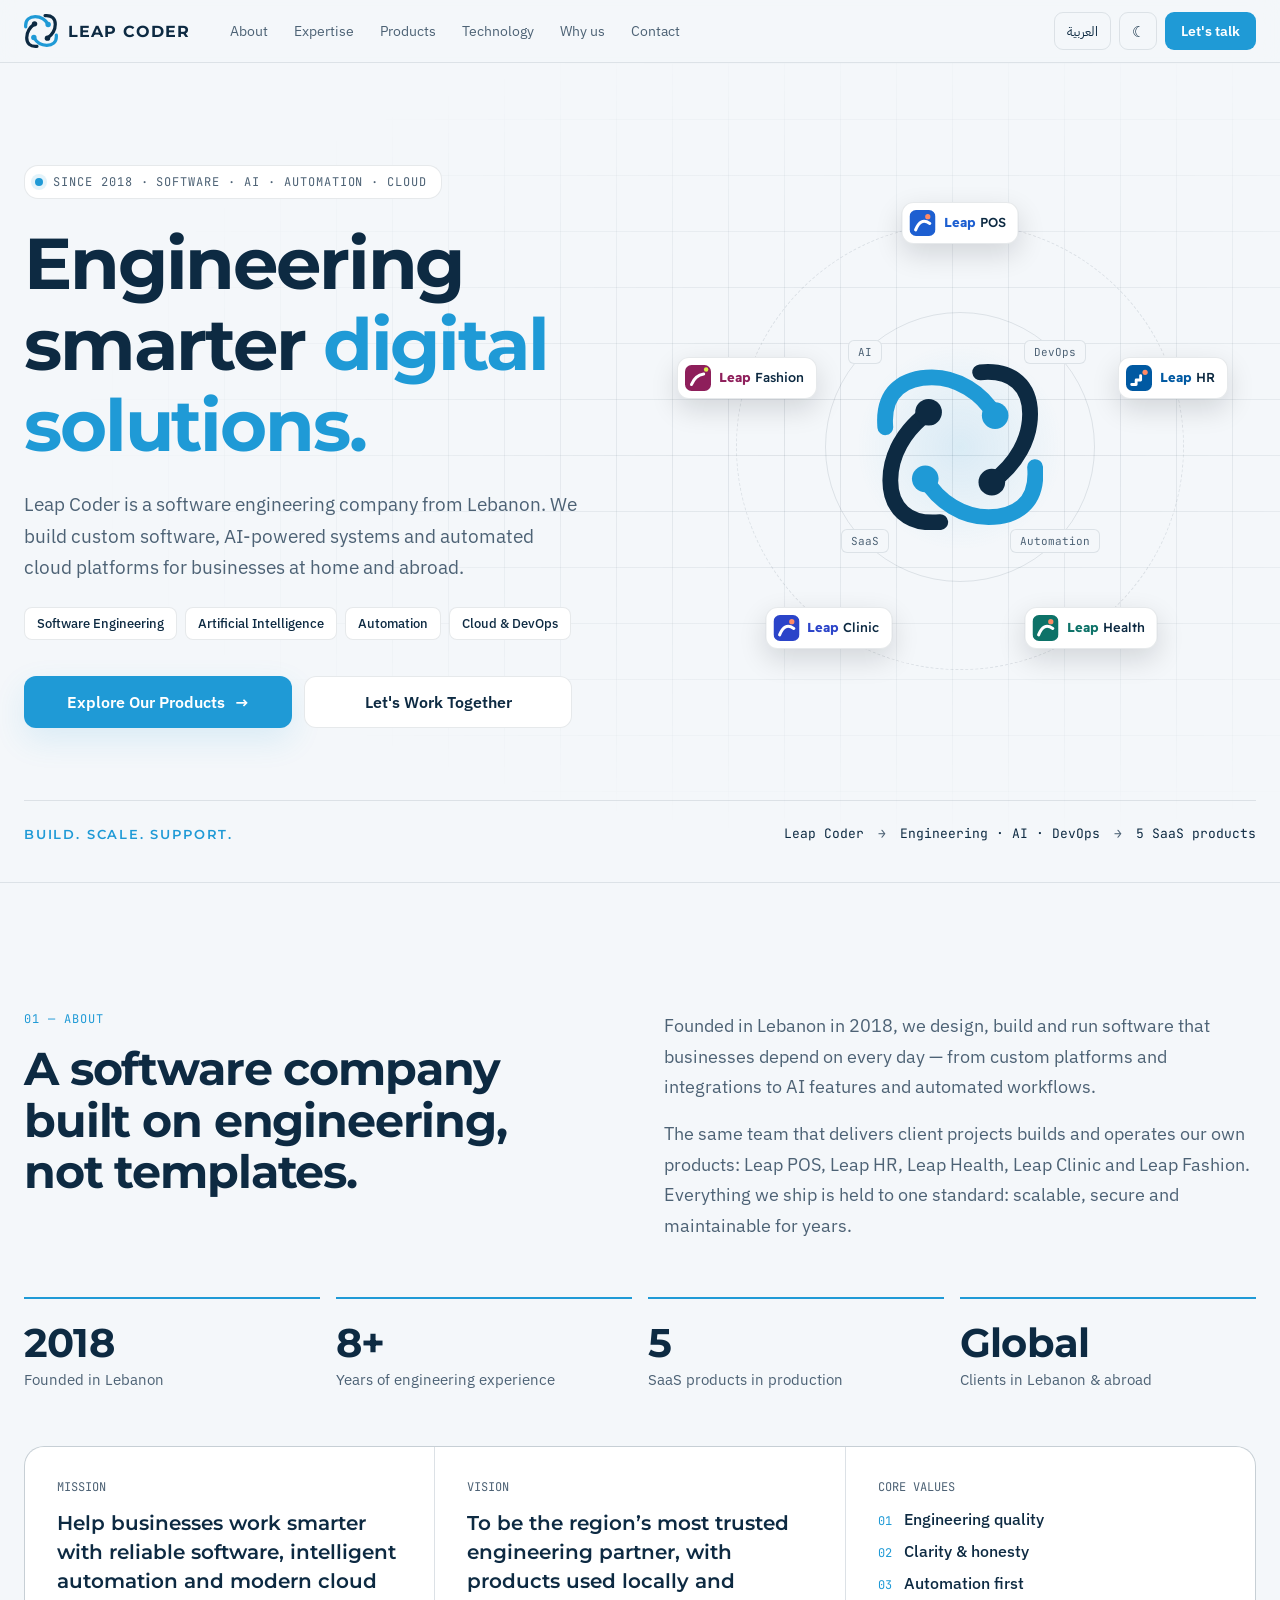
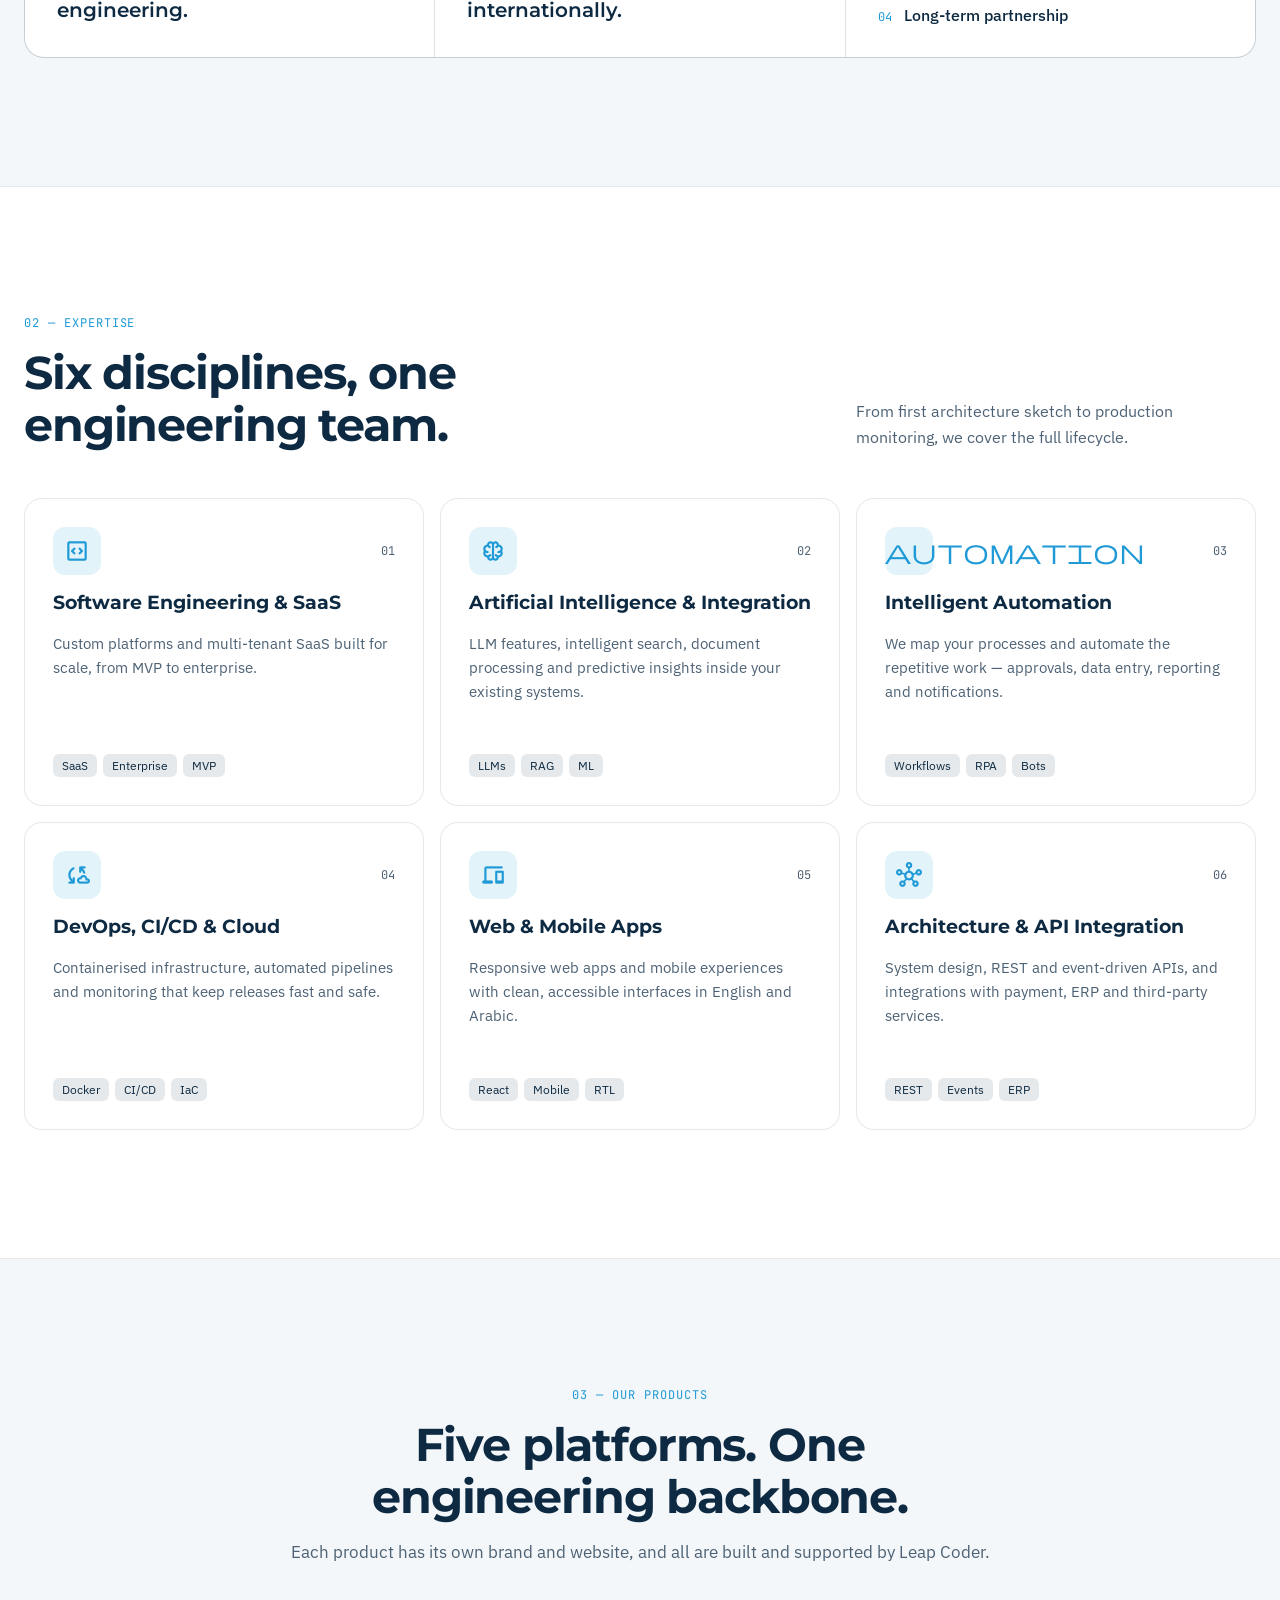
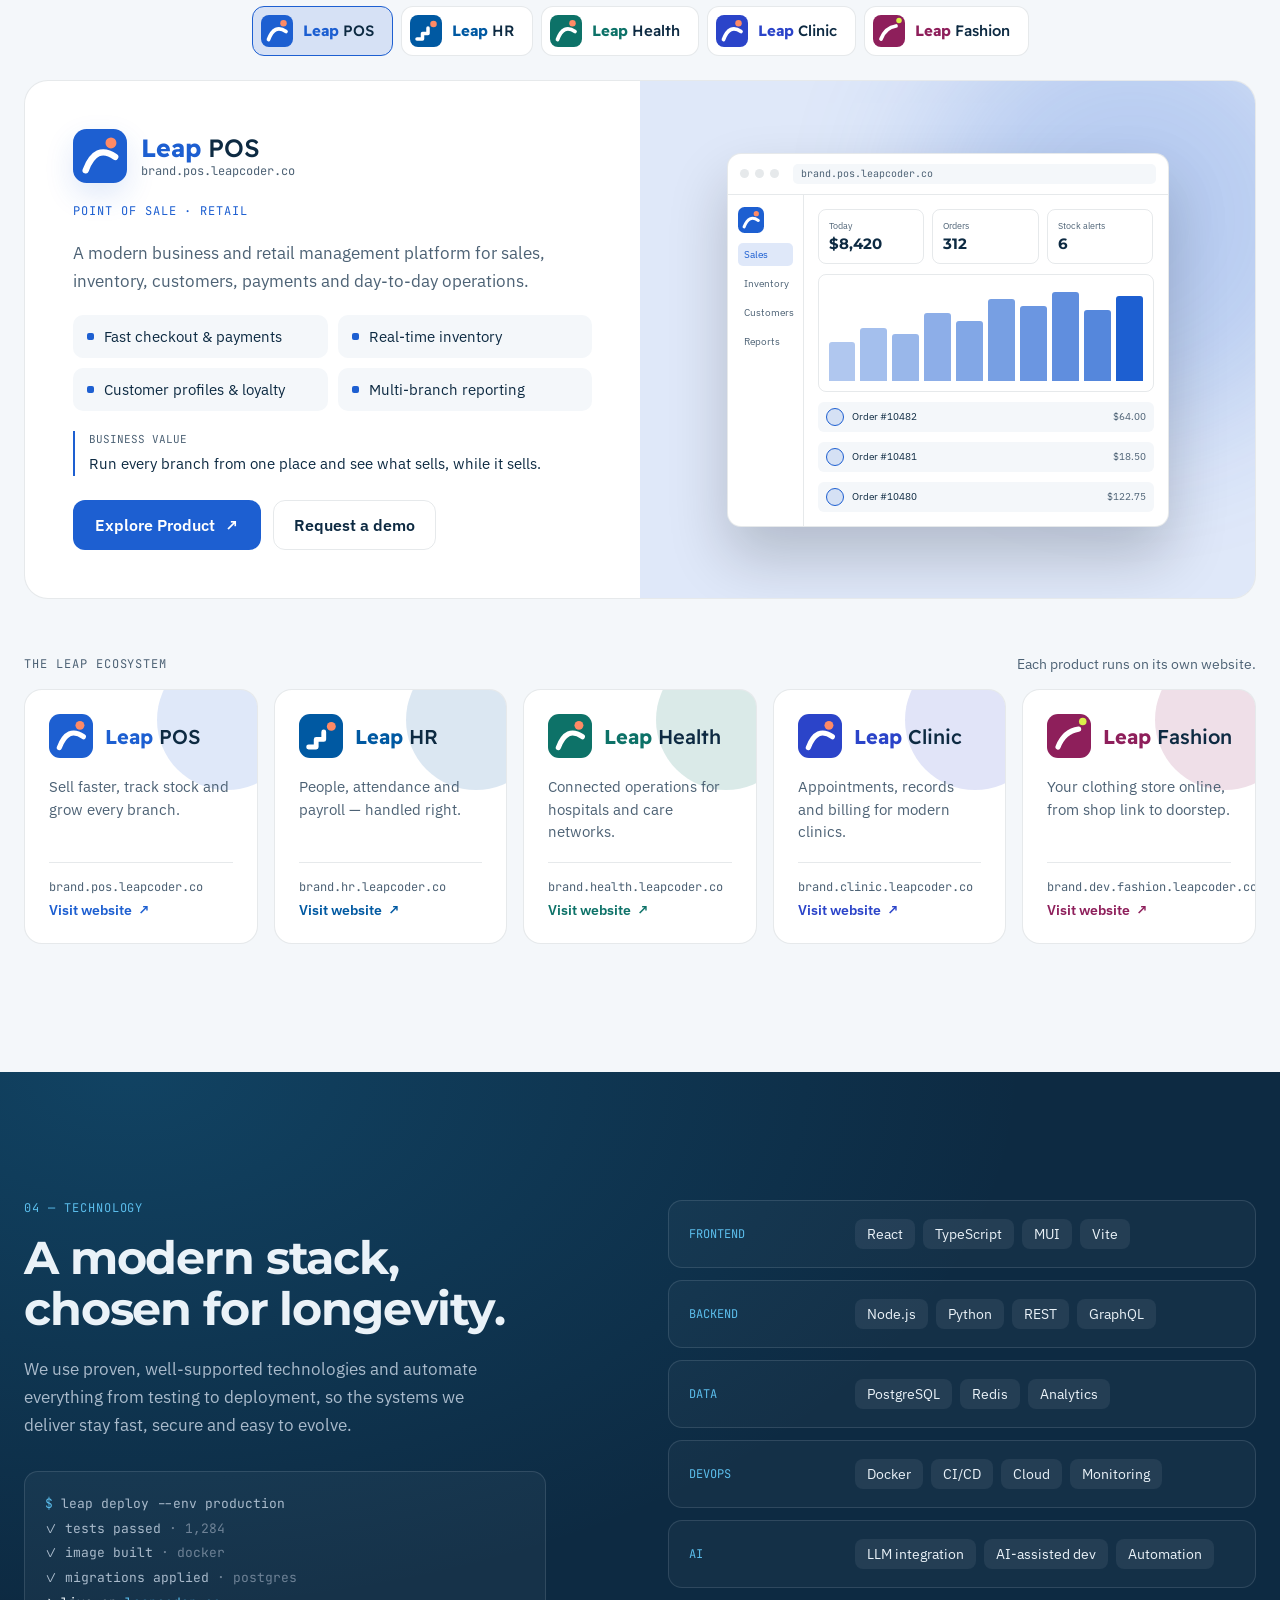
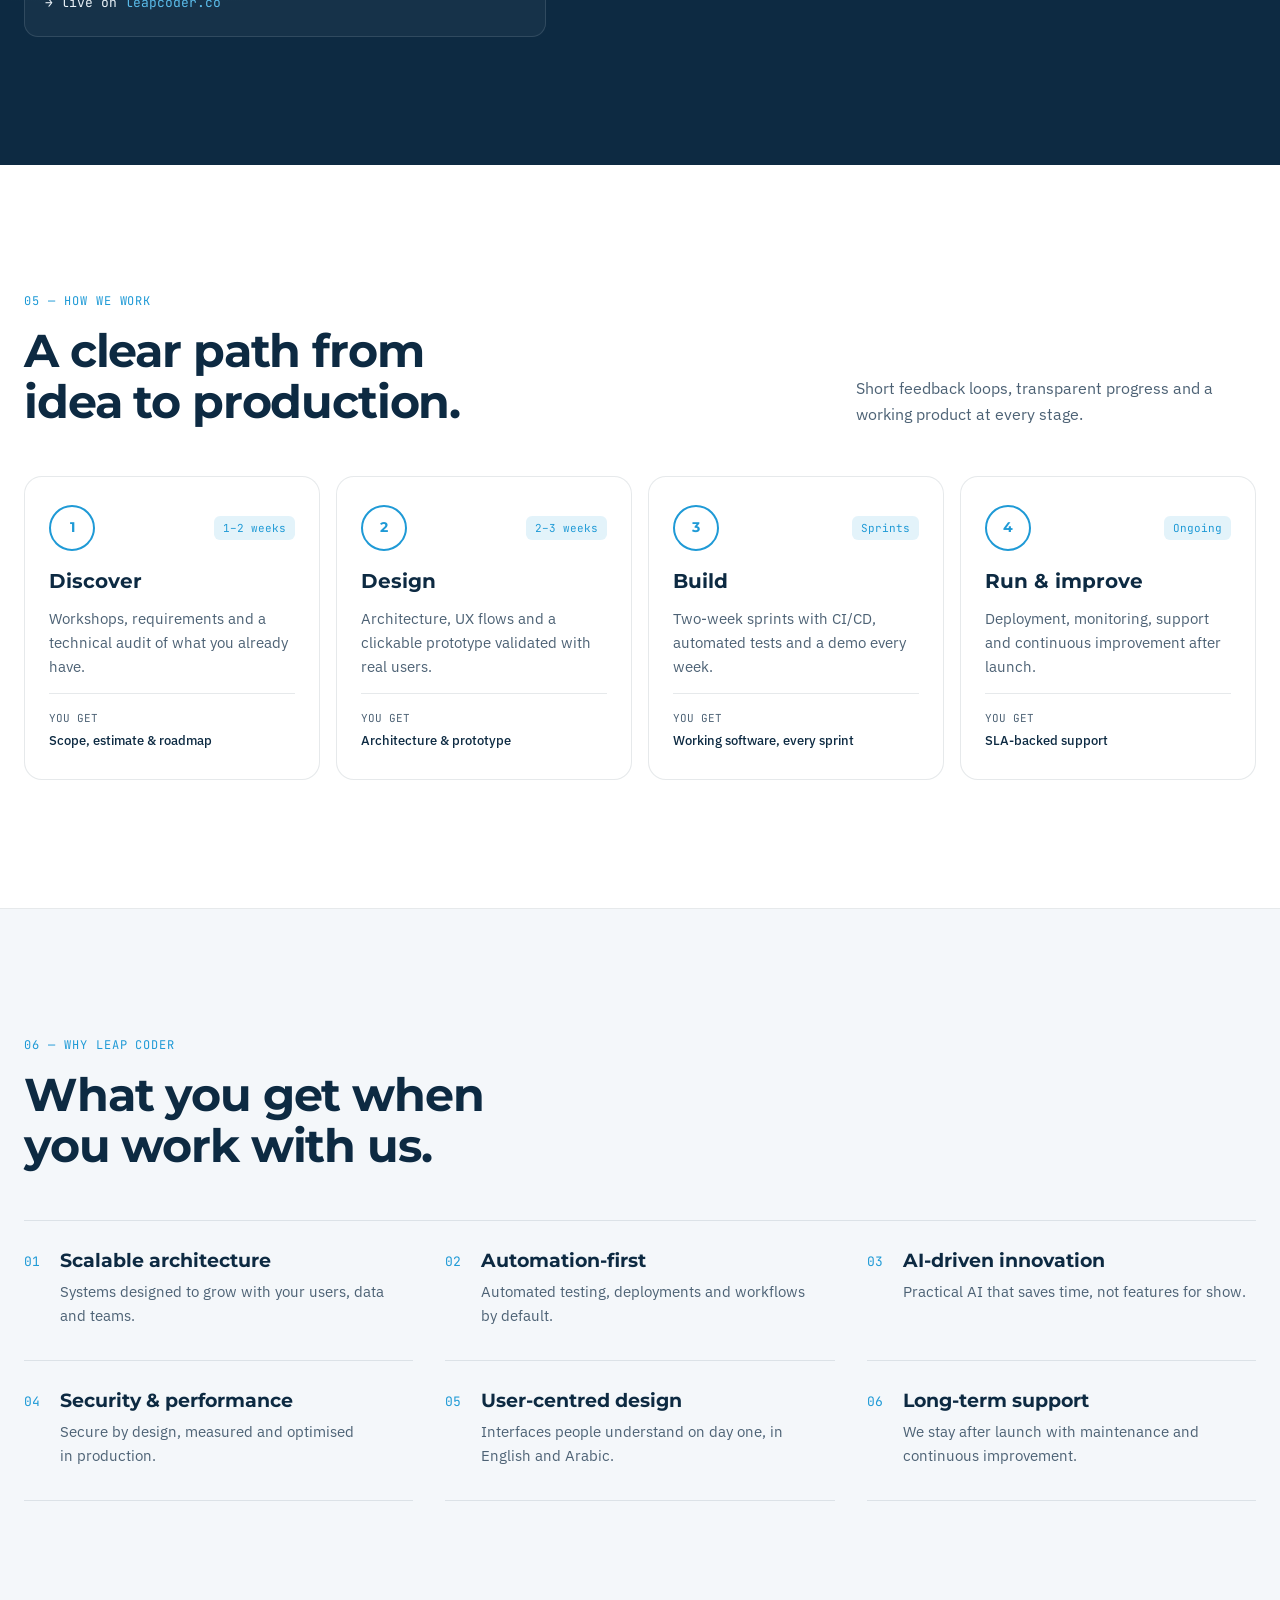
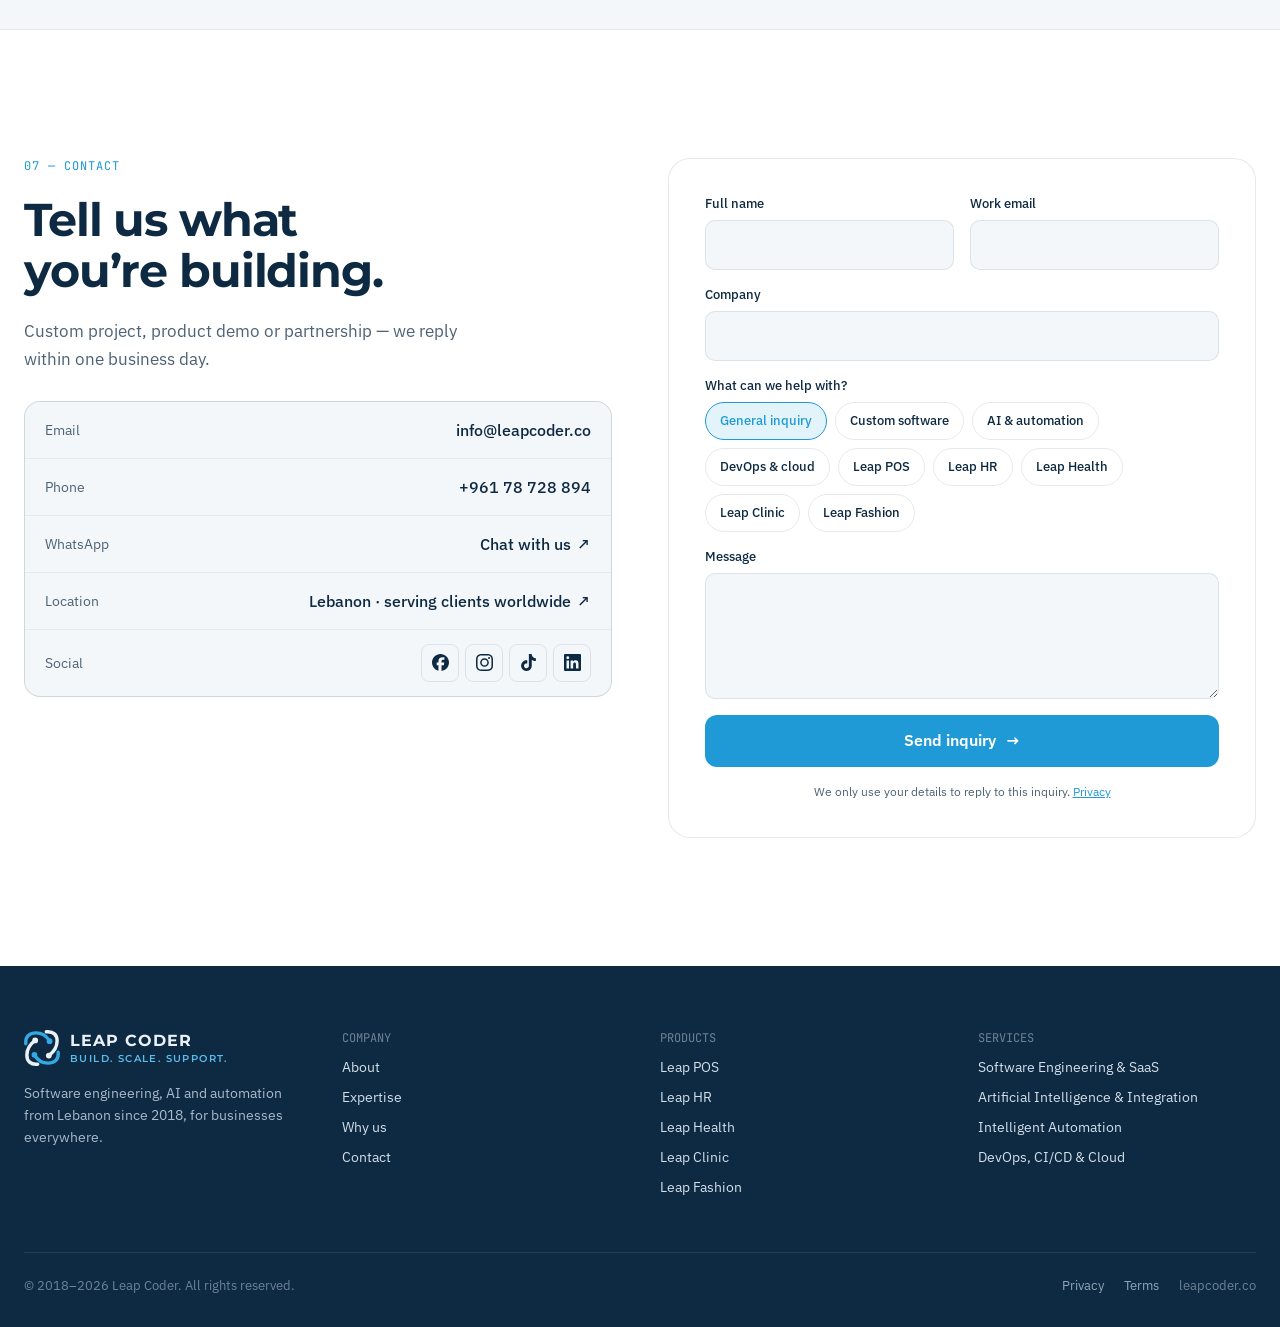
<file: index.html>
<!doctype html>
<html lang="en" dir="ltr">
  <head>
    <meta charset="UTF-8" />
    <meta name="viewport" content="width=device-width, initial-scale=1, viewport-fit=cover" />
    <script>
      // Pre-paint: theme from localStorage['lc-theme'] or prefers-color-scheme; lang/dir from the route.
      (function () {
        var d = document.documentElement;
        var t = null;
        try { t = localStorage.getItem('lc-theme'); } catch (e) {}
        if (t !== 'light' && t !== 'dark') {
          t = window.matchMedia && window.matchMedia('(prefers-color-scheme: light)').matches ? 'light' : 'dark';
        }
        d.setAttribute('data-theme', t);
        if (/^\/ar(\/|$)/.test(location.pathname)) { d.lang = 'ar'; d.dir = 'rtl'; }
      })();
    </script>
    <title>Leap Coder — Engineering Smarter Digital Solutions</title>
    <meta name="description" content="Leap Coder — software engineering, AI, automation and DevOps from Lebanon. Home of Leap POS, Leap HR, Leap Health, Leap Clinic and Leap Fashion." />
    <link rel="icon" type="image/svg+xml" href="/leapcoder-mark.svg" />
    <link rel="canonical" href="https://www.leapcoder.co/" />
    <link rel="alternate" hreflang="en" href="https://www.leapcoder.co/" />
    <link rel="alternate" hreflang="ar" href="https://www.leapcoder.co/ar/" />
    <link rel="alternate" hreflang="x-default" href="https://www.leapcoder.co/" />
    <meta name="theme-color" content="#0D2A42" />
    <meta property="og:type" content="website" />
    <meta property="og:site_name" content="Leap Coder" />
    <meta property="og:locale" content="en_US" />
    <meta property="og:title" content="Leap Coder — Engineering Smarter Digital Solutions" />
    <meta property="og:description" content="Software engineering, AI, automation and DevOps from Lebanon. Home of Leap POS, Leap HR, Leap Health, Leap Clinic and Leap Fashion." />
    <meta property="og:url" content="https://www.leapcoder.co/" />
    <meta property="og:image" content="https://www.leapcoder.co/og-image.png" />
    <meta property="og:image:width" content="1200" />
    <meta property="og:image:height" content="630" />
    <meta name="twitter:card" content="summary_large_image" />
    <meta name="twitter:title" content="Leap Coder — Engineering Smarter Digital Solutions" />
    <meta name="twitter:description" content="Software engineering, AI, automation and DevOps from Lebanon. Home of Leap POS, Leap HR, Leap Health, Leap Clinic and Leap Fashion." />
    <meta name="twitter:image" content="https://www.leapcoder.co/og-image.png" />
    <script type="application/ld+json">{"@context":"https://schema.org","@type":"Organization","name":"Leap Coder","url":"https://www.leapcoder.co","slogan":"Build. Scale. Support.","foundingDate":"2018","hasMap":"https://maps.app.goo.gl/2paXP2Js2Pjn98LX8","sameAs":["https://www.facebook.com/leapcoder","https://www.instagram.com/leap_coder","https://www.tiktok.com/@leap_coder","https://www.linkedin.com/company/leap-coder"],"foundingLocation":{"@type":"Place","name":"Lebanon"},"email":"info@leapcoder.co","telephone":"+961-78-728-894","contactPoint":{"@type":"ContactPoint","telephone":"+961-78-728-894","email":"info@leapcoder.co","contactType":"sales","availableLanguage":["English","Arabic"]},"address":{"@type":"PostalAddress","addressCountry":"LB"},"brand":[{"@type":"Brand","name":"Leap POS","url":"https://brand.pos.leapcoder.co"},{"@type":"Brand","name":"Leap HR","url":"https://brand.hr.leapcoder.co"},{"@type":"Brand","name":"Leap Health","url":"https://brand.health.leapcoder.co"},{"@type":"Brand","name":"Leap Clinic","url":"https://brand.clinic.leapcoder.co"},{"@type":"Brand","name":"Leap Fashion","url":"https://brand.dev.fashion.leapcoder.co"}]}</script>
    <link rel="preconnect" href="https://fonts.googleapis.com" />
    <link rel="preconnect" href="https://fonts.gstatic.com" crossorigin />
    <link
      rel="stylesheet"
      href="https://fonts.googleapis.com/css2?family=IBM+Plex+Sans+Arabic:wght@400;500;600;700&family=IBM+Plex+Sans:wght@400;500;600&family=JetBrains+Mono:wght@400;500&family=Montserrat:wght@600;700&family=Readex+Pro:wght@500;700&display=swap"
    />
    <link
      rel="stylesheet"
      href="https://fonts.googleapis.com/css2?family=Material+Symbols+Rounded:opsz,wght,FILL,GRAD@24,400,0,0&display=block"
    />
    <script type="module" crossorigin src="/assets/index-D4bUuOaM.js"></script>
    <link rel="stylesheet" crossorigin href="/assets/index-B8cOU7kC.css">
  </head>
  <body>
    <div id="root"></div>
  </body>
</html>
</file>
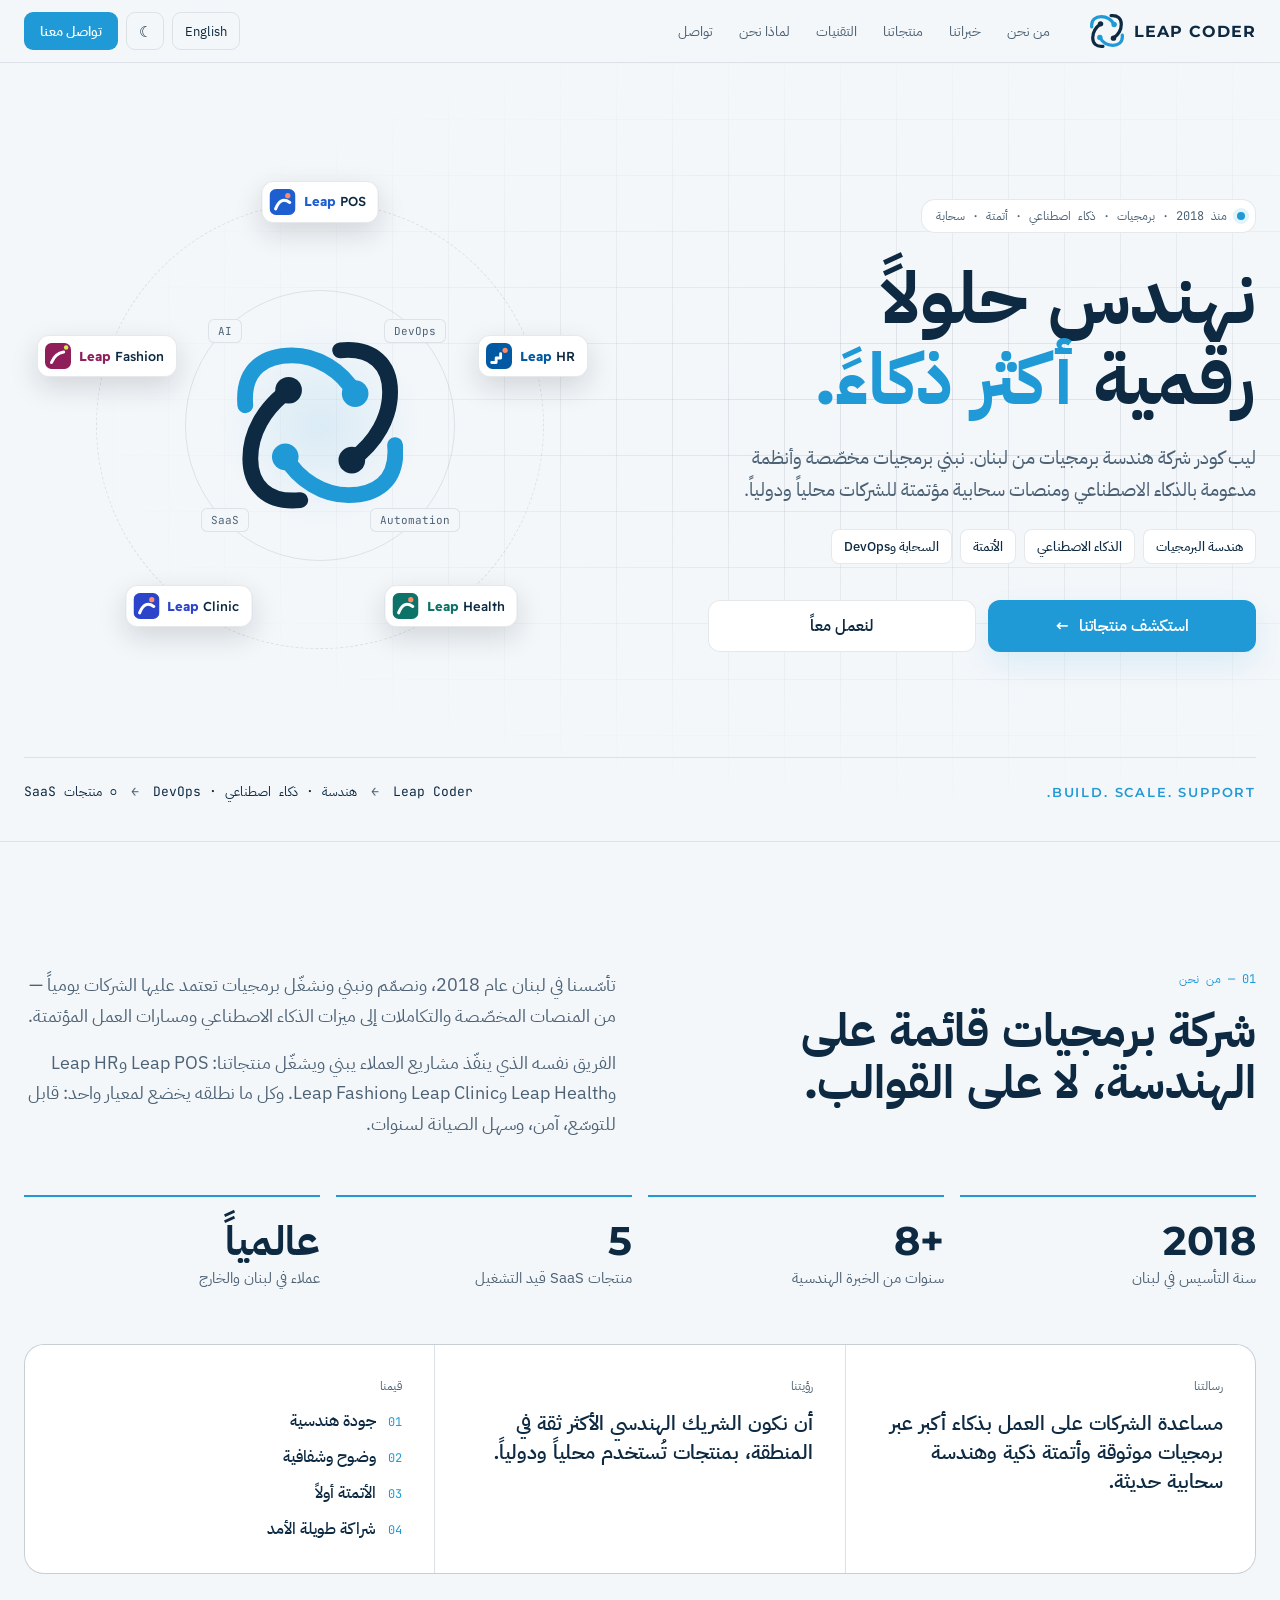
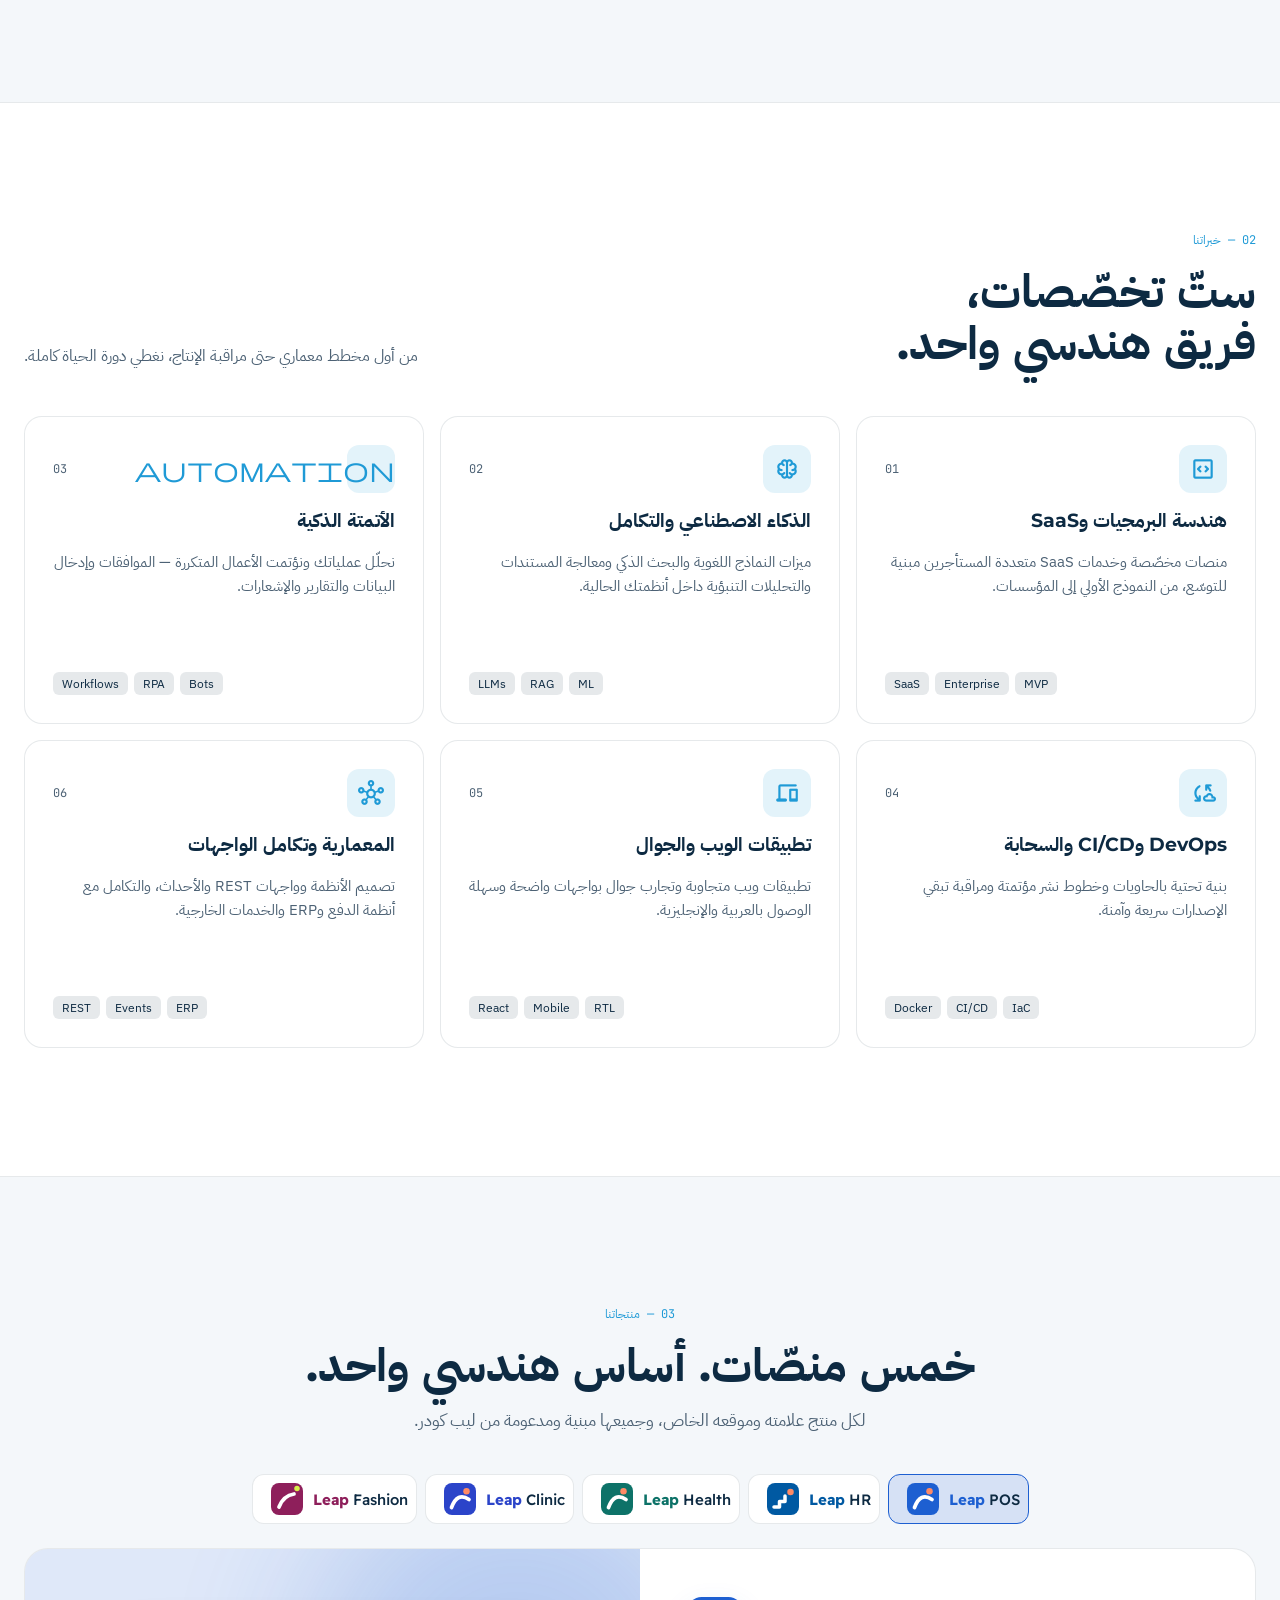
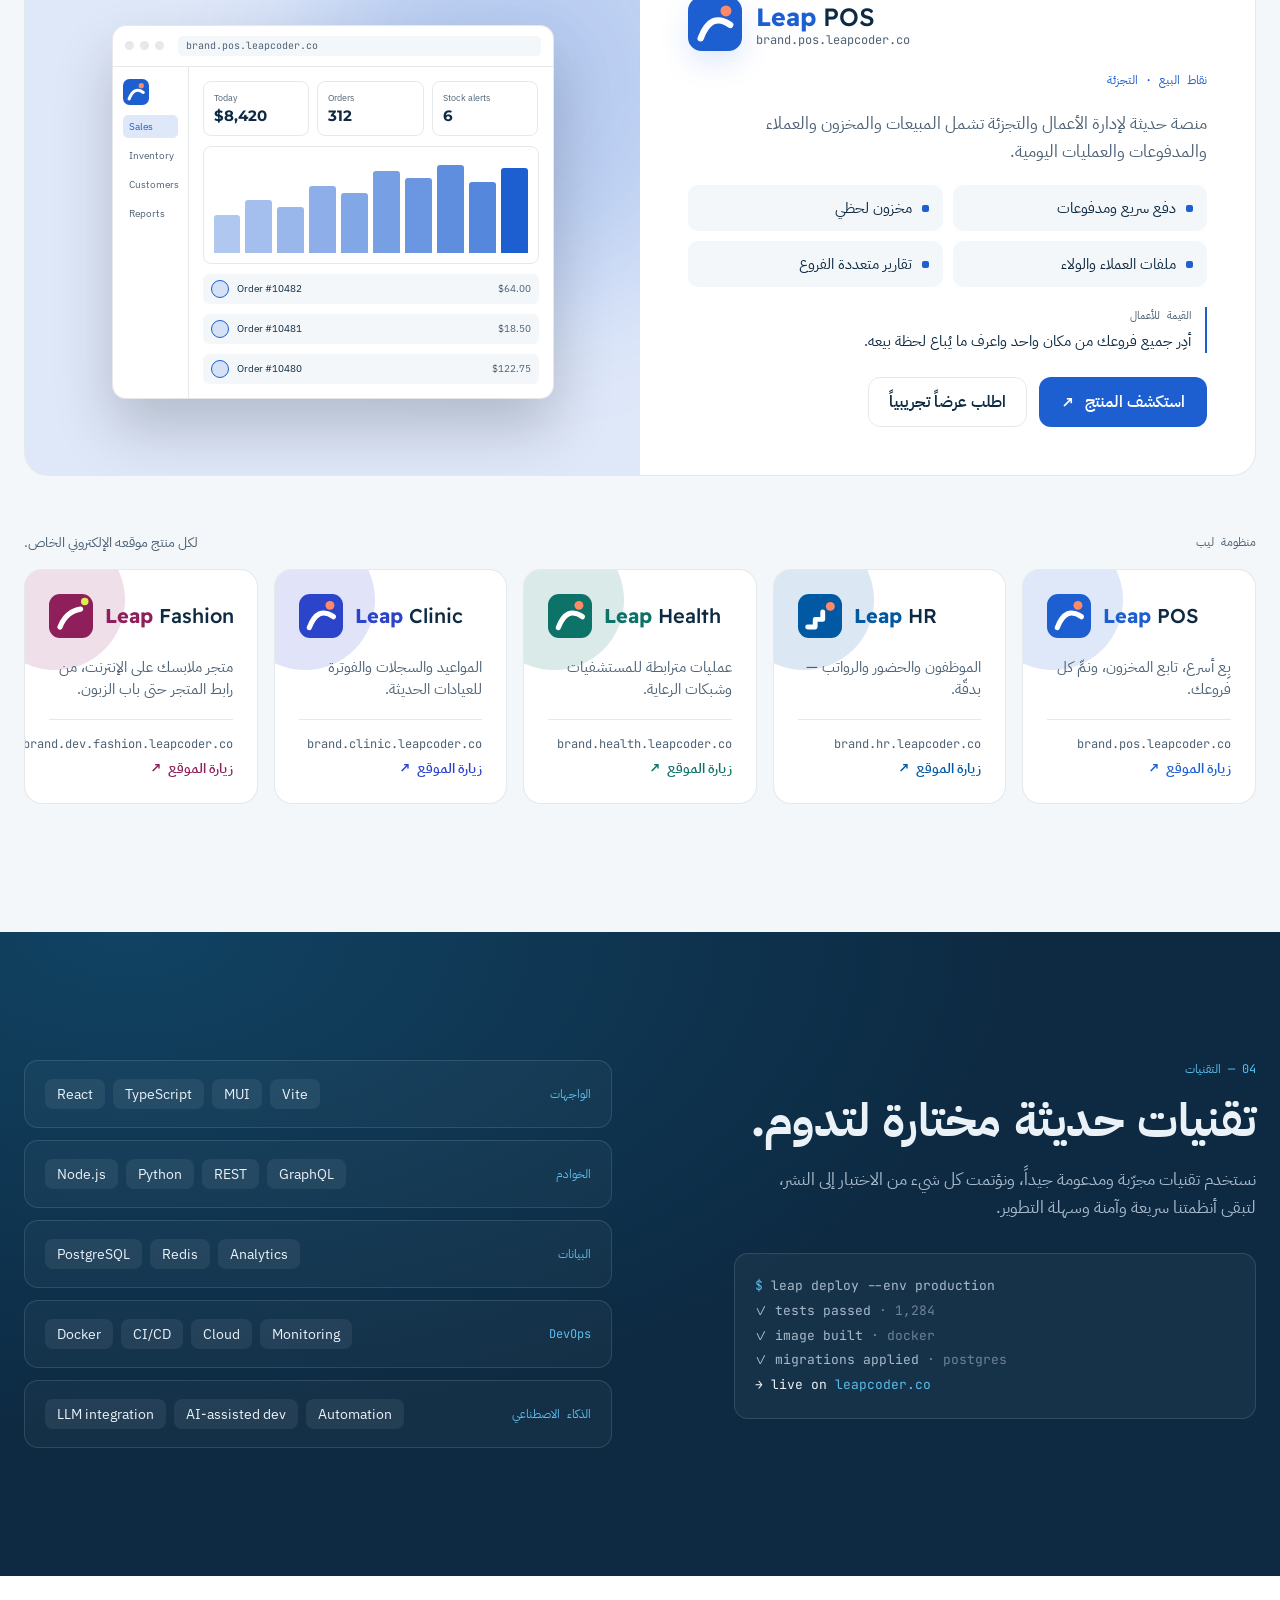
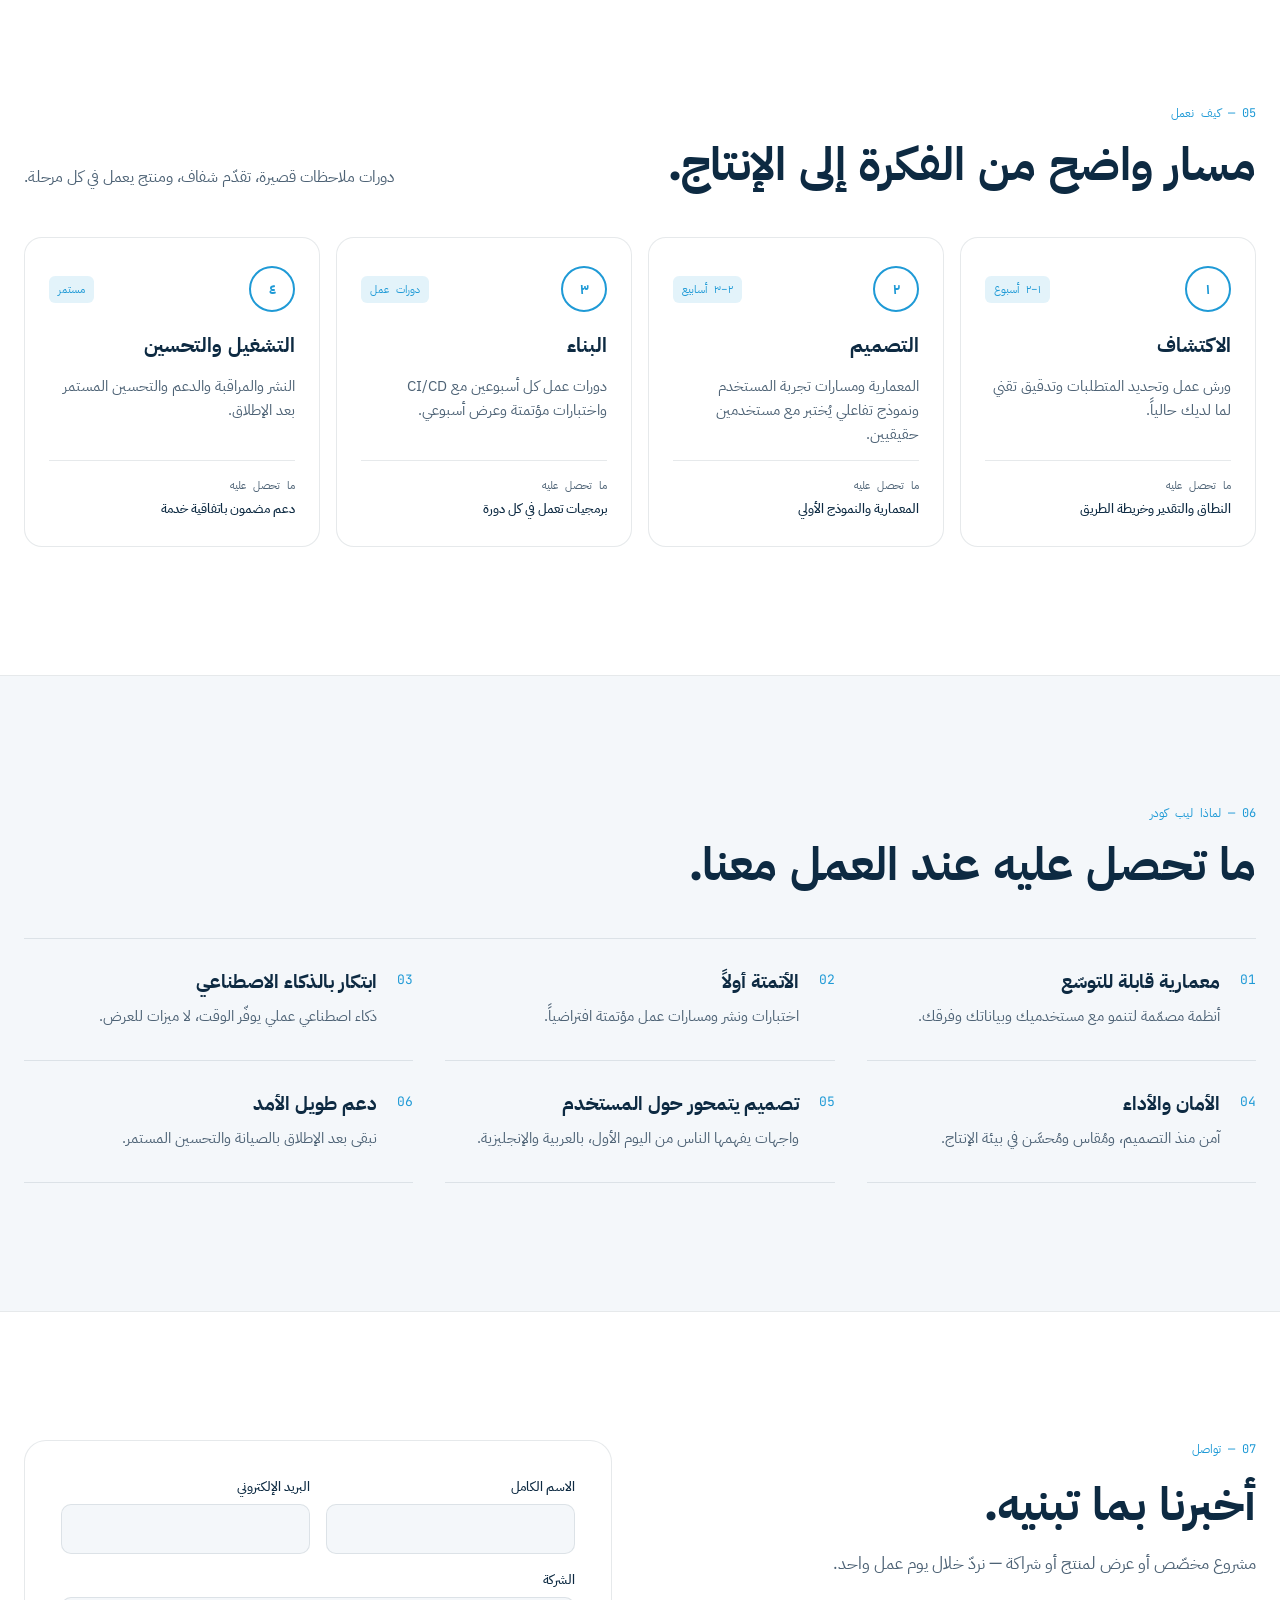
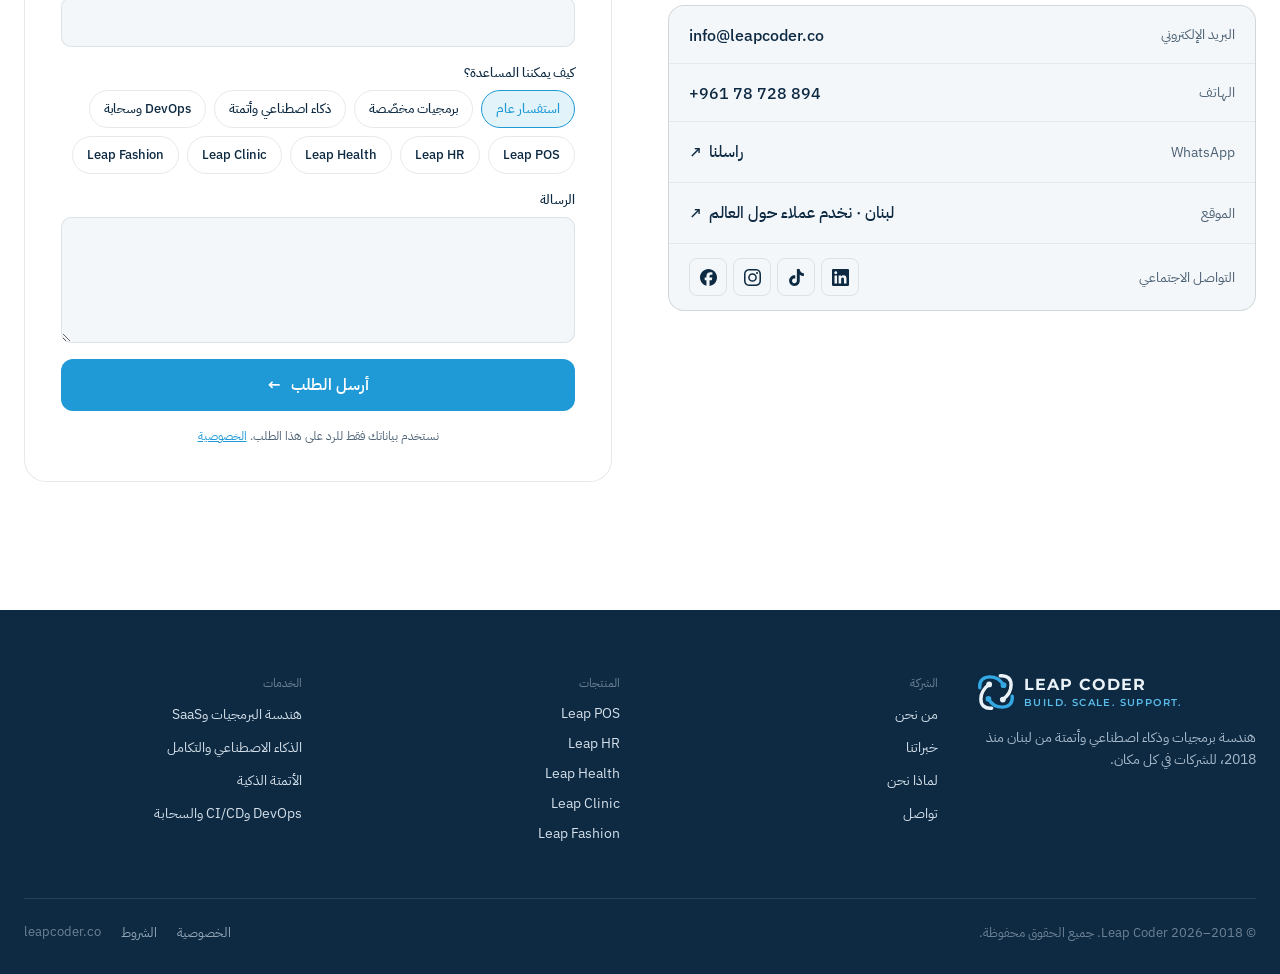
<file: ar/index.html>
<!doctype html>
<html lang="ar" dir="rtl">
  <head>
    <meta charset="UTF-8" />
    <meta name="viewport" content="width=device-width, initial-scale=1, viewport-fit=cover" />
    <script>
      // Pre-paint: theme from localStorage['lc-theme'] or prefers-color-scheme; lang/dir from the route.
      (function () {
        var d = document.documentElement;
        var t = null;
        try { t = localStorage.getItem('lc-theme'); } catch (e) {}
        if (t !== 'light' && t !== 'dark') {
          t = window.matchMedia && window.matchMedia('(prefers-color-scheme: light)').matches ? 'light' : 'dark';
        }
        d.setAttribute('data-theme', t);
        if (/^\/ar(\/|$)/.test(location.pathname)) { d.lang = 'ar'; d.dir = 'rtl'; }
      })();
    </script>
    <title>ليب كودر — نهندس حلولاً رقمية أكثر ذكاءً</title>
    <meta name="description" content="ليب كودر — هندسة برمجيات وذكاء اصطناعي وأتمتة وDevOps من لبنان. موطن Leap POS وLeap HR وLeap Health وLeap Clinic وLeap Fashion." />
    <link rel="icon" type="image/svg+xml" href="/leapcoder-mark.svg" />
    <link rel="canonical" href="https://www.leapcoder.co/ar/" />
    <link rel="alternate" hreflang="en" href="https://www.leapcoder.co/" />
    <link rel="alternate" hreflang="ar" href="https://www.leapcoder.co/ar/" />
    <link rel="alternate" hreflang="x-default" href="https://www.leapcoder.co/" />
    <meta name="theme-color" content="#0D2A42" />
    <meta property="og:type" content="website" />
    <meta property="og:site_name" content="Leap Coder" />
    <meta property="og:locale" content="ar_LB" />
    <meta property="og:title" content="ليب كودر — نهندس حلولاً رقمية أكثر ذكاءً" />
    <meta property="og:description" content="هندسة برمجيات وذكاء اصطناعي وأتمتة وDevOps من لبنان. موطن Leap POS وLeap HR وLeap Health وLeap Clinic وLeap Fashion." />
    <meta property="og:url" content="https://www.leapcoder.co/ar/" />
    <meta property="og:image" content="https://www.leapcoder.co/og-image.png" />
    <meta property="og:image:width" content="1200" />
    <meta property="og:image:height" content="630" />
    <meta name="twitter:card" content="summary_large_image" />
    <meta name="twitter:title" content="ليب كودر — نهندس حلولاً رقمية أكثر ذكاءً" />
    <meta name="twitter:description" content="هندسة برمجيات وذكاء اصطناعي وأتمتة وDevOps من لبنان. موطن Leap POS وLeap HR وLeap Health وLeap Clinic وLeap Fashion." />
    <meta name="twitter:image" content="https://www.leapcoder.co/og-image.png" />
    <script type="application/ld+json">{"@context":"https://schema.org","@type":"Organization","name":"Leap Coder","url":"https://www.leapcoder.co","slogan":"Build. Scale. Support.","foundingDate":"2018","hasMap":"https://maps.app.goo.gl/2paXP2Js2Pjn98LX8","sameAs":["https://www.facebook.com/leapcoder","https://www.instagram.com/leap_coder","https://www.tiktok.com/@leap_coder","https://www.linkedin.com/company/leap-coder"],"foundingLocation":{"@type":"Place","name":"Lebanon"},"email":"info@leapcoder.co","telephone":"+961-78-728-894","contactPoint":{"@type":"ContactPoint","telephone":"+961-78-728-894","email":"info@leapcoder.co","contactType":"sales","availableLanguage":["English","Arabic"]},"address":{"@type":"PostalAddress","addressCountry":"LB"},"brand":[{"@type":"Brand","name":"Leap POS","url":"https://brand.pos.leapcoder.co"},{"@type":"Brand","name":"Leap HR","url":"https://brand.hr.leapcoder.co"},{"@type":"Brand","name":"Leap Health","url":"https://brand.health.leapcoder.co"},{"@type":"Brand","name":"Leap Clinic","url":"https://brand.clinic.leapcoder.co"},{"@type":"Brand","name":"Leap Fashion","url":"https://brand.dev.fashion.leapcoder.co"}]}</script>
    <link rel="preconnect" href="https://fonts.googleapis.com" />
    <link rel="preconnect" href="https://fonts.gstatic.com" crossorigin />
    <link
      rel="stylesheet"
      href="https://fonts.googleapis.com/css2?family=IBM+Plex+Sans+Arabic:wght@400;500;600;700&family=IBM+Plex+Sans:wght@400;500;600&family=JetBrains+Mono:wght@400;500&family=Montserrat:wght@600;700&family=Readex+Pro:wght@500;700&display=swap"
    />
    <link
      rel="stylesheet"
      href="https://fonts.googleapis.com/css2?family=Material+Symbols+Rounded:opsz,wght,FILL,GRAD@24,400,0,0&display=block"
    />
    <script type="module" crossorigin src="/assets/index-D4bUuOaM.js"></script>
    <link rel="stylesheet" crossorigin href="/assets/index-B8cOU7kC.css">
  </head>
  <body>
    <div id="root"></div>
  </body>
</html>
</file>
<file: assets/index-B8cOU7kC.css>
html{background:#06111c;color-scheme:dark}html[data-theme=light]{background:#f4f7fa;color-scheme:light}html[data-theme=light] body{background:#f4f7fa}html[data-theme=dark] body{background:#06111c}body{margin:0}
</file>
